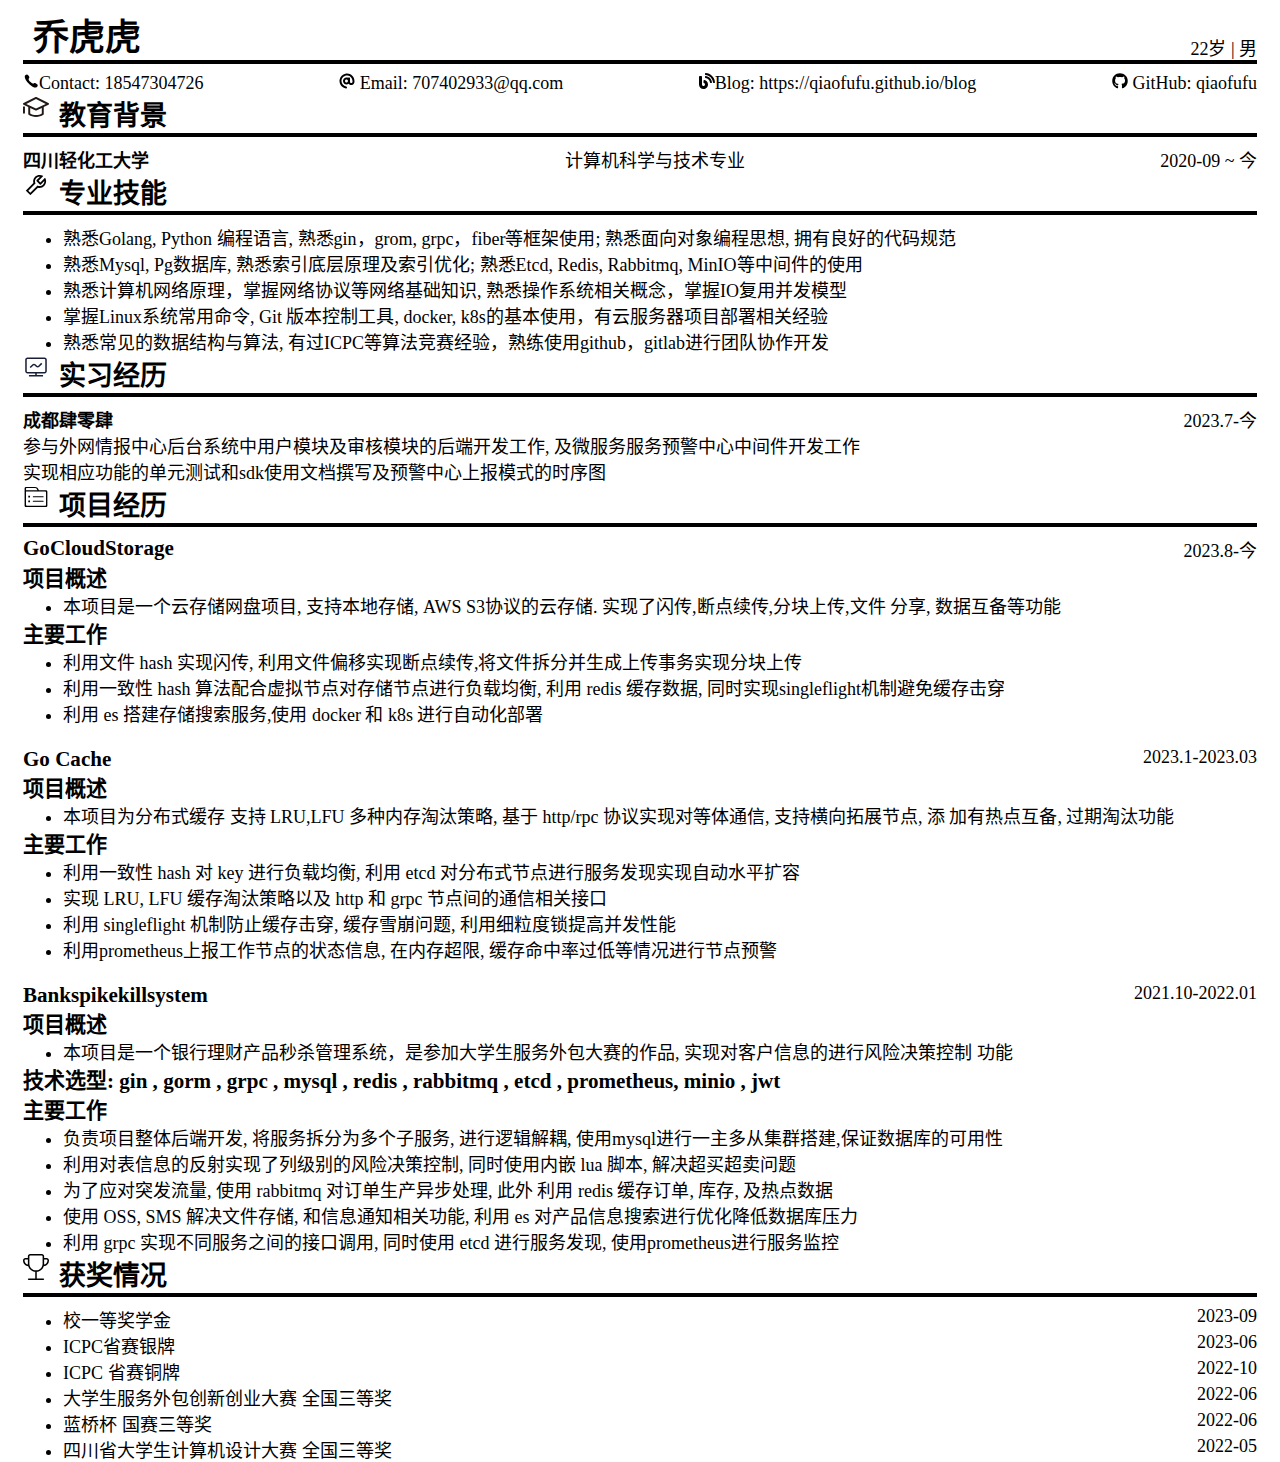
<file: index.html>
<!DOCTYPE html>
<html lang="zh-cn">

<head>
    <meta charset="UTF-8">
    <meta name="viewport" content="width=device-width, initial-scale=1.0">
    <title>简历</title>
    <link rel="stylesheet" type="text/css" href="./style.css">
</head>

<body>
    <div class="main">
        <div style="position: relative; display: flex; justify-content: space-between"><h1 class="name">乔虎虎</h1><div class="base-info"><span>22岁 | 男</span></div></div>
        <hr>
        <div style="display: flex; width: 100%; justify-content: space-between">
            <div >
                <svg t="1665675046507" class="icon" viewBox="0 0 1024 1024" version="1.1"
                    xmlns="http://www.w3.org/2000/svg" p-id="2718" width="16" height="16">
                    <path
                        d="M926.342144 849.004544c34.132992-59.40224 15.22688-105.025536-45.21984-150.674432-71.057408-53.664768-140.500992-89.761792-190.43328-31.939584 0 0-52.989952 63.081472-208.927744-84.535296-181.32992-172.8512-105.227264-234.155008-105.227264-234.155008 63.065088-63.401984 22.976512-110.700544-29.915136-182.334464-52.887552-71.632896-106.313728-94.30528-183.013376-32.697344C15.804416 251.394048 224.212992 530.164736 329.58464 638.56128l-0.004096 0.008192c0 0 160.234496 165.740544 261.066752 220.915712l53.941248 30.16192c77.366272 39.701504 164.267008 57.875456 225.446912 21.009408C870.035456 910.65856 899.526656 895.489024 926.342144 849.004544z"
                        p-id="2719"></path>
                </svg><a>Contact: 18547304726</a></div>
            <div >
                <svg style="width: 16px;
            height: 16px;" aria-hidden="true" focusable="false" data-prefix="fas" data-icon="at" role="img"
                    xmlns="http://www.w3.org/2000/svg" viewBox="0 0 512 512" data-fa-i2svg="">
                    <path fill="currentColor"
                        d="M207.8 20.73c-93.45 18.32-168.7 93.66-187 187.1c-27.64 140.9 68.65 266.2 199.1 285.1c19.01 2.888 36.17-12.26 36.17-31.49l.0001-.6631c0-15.74-11.44-28.88-26.84-31.24c-84.35-12.98-149.2-86.13-149.2-174.2c0-102.9 88.61-185.5 193.4-175.4c91.54 8.869 158.6 91.25 158.6 183.2l0 16.16c0 22.09-17.94 40.05-40 40.05s-40.01-17.96-40.01-40.05v-120.1c0-8.847-7.161-16.02-16.01-16.02l-31.98 .0036c-7.299 0-13.2 4.992-15.12 11.68c-24.85-12.15-54.24-16.38-86.06-5.106c-38.75 13.73-68.12 48.91-73.72 89.64c-9.483 69.01 43.81 128 110.9 128c26.44 0 50.43-9.544 69.59-24.88c24 31.3 65.23 48.69 109.4 37.49C465.2 369.3 496 324.1 495.1 277.2V256.3C495.1 107.1 361.2-9.332 207.8 20.73zM239.1 304.3c-26.47 0-48-21.56-48-48.05s21.53-48.05 48-48.05s48 21.56 48 48.05S266.5 304.3 239.1 304.3z">
                    </path>
                </svg> <a href="mailto:707402933@qq.com">Email: 707402933@qq.com</a></div>
            <div>
                <svg t="1665675079606" class="icon" viewBox="0 0 1024 1024" version="1.1"
                    xmlns="http://www.w3.org/2000/svg" p-id="3679" width="16" height="16">
                    <path
                        d="M344.407934 453.627004c-29.198618-5.799725-56.39733 17.799157-56.39733 47.597746V602.019978c0 20.399034 14.199328 36.798258 33.398419 43.997917 36.398277 13.599356 62.597036 48.79769 62.597037 89.995739 0 52.997491-42.997964 95.995455-95.995456 95.995456s-95.995455-42.997964-95.995455-95.995456V240.037116c0-26.598741-21.398987-47.997728-47.997727-47.997728H48.021966c-26.598741 0-47.997728 21.398987-47.997727 47.997728v495.976518c0 178.991526 164.192227 320.384832 349.98343 281.386678 108.794849-22.798921 196.590693-110.794755 219.389614-219.389613 34.798353-165.792151-73.996497-314.385116-224.989349-344.383695zM418.00445 0.048478c-18.399129-0.999953-33.99839 13.599356-33.99839 31.998485v63.197008c0 16.999195 13.199375 30.998532 29.998579 31.798494 258.787748 13.999337 466.777901 223.989396 481.777191 482.977134 0.999953 16.799205 14.99929 29.99858 31.798495 29.99858h64.196961c18.399129 0 32.998438-15.599261 31.998485-33.99839C1006.776575 279.635241 744.388998 17.247663 418.00445 0.048478z m0.599972 191.99091c-18.599119-1.399934-34.598362 13.399366-34.598362 32.198476v64.19696c0 16.799205 12.999385 30.598551 29.598598 31.798495 153.592728 12.599403 275.986934 136.393543 289.786281 290.386252 1.599924 16.599214 15.19928 29.398608 31.798494 29.398608h64.396952c18.599119 0 33.598409-15.999243 32.198475-34.598362-16.799205-220.189575-192.990863-396.381234-413.180438-413.380429z"
                        p-id="3680"></path>
                </svg><a href="https://qiaofufu.github.io/blog">Blog: https://qiaofufu.github.io/blog</a></div>
            <div >
                <svg style="width: 16px;
            height: 16px;" aria-hidden="true" focusable="false" data-prefix="fab" data-icon="github" role="img"
                    xmlns="http://www.w3.org/2000/svg" viewBox="0 0 496 512" data-fa-i2svg="">
                    <path fill="currentColor"
                        d="M165.9 397.4c0 2-2.3 3.6-5.2 3.6-3.3 .3-5.6-1.3-5.6-3.6 0-2 2.3-3.6 5.2-3.6 3-.3 5.6 1.3 5.6 3.6zm-31.1-4.5c-.7 2 1.3 4.3 4.3 4.9 2.6 1 5.6 0 6.2-2s-1.3-4.3-4.3-5.2c-2.6-.7-5.5 .3-6.2 2.3zm44.2-1.7c-2.9 .7-4.9 2.6-4.6 4.9 .3 2 2.9 3.3 5.9 2.6 2.9-.7 4.9-2.6 4.6-4.6-.3-1.9-3-3.2-5.9-2.9zM244.8 8C106.1 8 0 113.3 0 252c0 110.9 69.8 205.8 169.5 239.2 12.8 2.3 17.3-5.6 17.3-12.1 0-6.2-.3-40.4-.3-61.4 0 0-70 15-84.7-29.8 0 0-11.4-29.1-27.8-36.6 0 0-22.9-15.7 1.6-15.4 0 0 24.9 2 38.6 25.8 21.9 38.6 58.6 27.5 72.9 20.9 2.3-16 8.8-27.1 16-33.7-55.9-6.2-112.3-14.3-112.3-110.5 0-27.5 7.6-41.3 23.6-58.9-2.6-6.5-11.1-33.3 2.6-67.9 20.9-6.5 69 27 69 27 20-5.6 41.5-8.5 62.8-8.5s42.8 2.9 62.8 8.5c0 0 48.1-33.6 69-27 13.7 34.7 5.2 61.4 2.6 67.9 16 17.7 25.8 31.5 25.8 58.9 0 96.5-58.9 104.2-114.8 110.5 9.2 7.9 17 22.9 17 46.4 0 33.7-.3 75.4-.3 83.6 0 6.5 4.6 14.4 17.3 12.1C428.2 457.8 496 362.9 496 252 496 113.3 383.5 8 244.8 8zM97.2 352.9c-1.3 1-1 3.3 .7 5.2 1.6 1.6 3.9 2.3 5.2 1 1.3-1 1-3.3-.7-5.2-1.6-1.6-3.9-2.3-5.2-1zm-10.8-8.1c-.7 1.3 .3 2.9 2.3 3.9 1.6 1 3.6 .7 4.3-.7 .7-1.3-.3-2.9-2.3-3.9-2-.6-3.6-.3-4.3 .7zm32.4 35.6c-1.6 1.3-1 4.3 1.3 6.2 2.3 2.3 5.2 2.6 6.5 1 1.3-1.3 .7-4.3-1.3-6.2-2.2-2.3-5.2-2.6-6.5-1zm-11.4-14.7c-1.6 1-1.6 3.6 0 5.9 1.6 2.3 4.3 3.3 5.6 2.3 1.6-1.3 1.6-3.9 0-6.2-1.4-2.3-4-3.3-5.6-2z">
                    </path>
                </svg> <a href="https://github.com/qiaofufu">GitHub: qiaofufu</a></div>
        </div>
        <h2><svg t="1676647534244" class="icon" viewBox="0 0 1024 1024" version="1.1" xmlns="http://www.w3.org/2000/svg"
                 p-id="2858" width="26" height="26">
            <path
                    d="M1002.6496 357.3248l-473.2928-234.3936a38.4 38.4 0 0 0-34.0992 0L22.016 357.3248A38.4 38.4 0 0 0 22.7328 426.496l184.4224 86.528v275.2c0 12.3392 5.9392 23.9616 15.9744 31.1296 76.8 55.2448 179.456 85.6576 289.1776 85.6576 109.7728 0 212.4288-30.4128 289.1776-85.6576a38.4512 38.4512 0 0 0 15.9744-31.1296V513.024l184.4736-86.528a38.4 38.4 0 0 0 0.7168-69.1712z m-261.9904 410.4704c-61.4912 38.6048-143.5136 60.4672-228.352 60.4672s-166.8096-21.8624-228.352-60.4672v-218.6752l212.0192 99.4816a37.9904 37.9904 0 0 0 32.6656 0l212.0192-99.4816v218.6752z m-228.352-196.352L127.4368 390.8096l384.8704-190.6176 384.9216 190.6176-384.9216 180.6336zM76.8 519.1168v215.9616a38.4 38.4 0 1 1-76.8-0.0512v-215.9616a38.4 38.4 0 1 1 76.8 0.0512z"
                    fill="#231815" p-id="2859"></path>
        </svg>
            <div class="title">教育背景</div>
        </h2>
        <hr>
        <div class="quote"><strong>四川轻化工大学</strong>计算机科学与技术专业<div>2020-09 ~ 今</div> </div>

        <h2><svg t="1676648697208" class="icon" viewBox="0 0 1024 1024" version="1.1" xmlns="http://www.w3.org/2000/svg"
                 p-id="8022" width="26" height="26">
            <path
                    d="M876.6 239.5c-0.5-0.9-1.2-1.8-2-2.5-5-5-13.1-5-18.1 0L684.2 409.3l-67.9-67.9L788.7 169c0.8-0.8 1.4-1.6 2-2.5 3.6-6.1 1.6-13.9-4.5-17.5-98.2-58-226.8-44.7-311.3 39.7-67 67-89.2 162-66.5 247.4l-293 293c-3 3-2.8 7.9 0.3 11l169.7 169.7c3.1 3.1 8.1 3.3 11 0.3l292.9-292.9c85.5 22.8 180.5 0.7 247.6-66.4 84.4-84.5 97.7-213.1 39.7-311.3zM786 499.8c-58.1 58.1-145.3 69.3-214.6 33.6l-8.8 8.8-0.1-0.1-274 274.1-79.2-79.2 230.1-230.1s0 0.1 0.1 0.1l52.8-52.8c-35.7-69.3-24.5-156.5 33.6-214.6 39.2-39.2 92.1-57.3 144-53.5L537 318.9c-12.5 12.5-12.5 32.8 0 45.3l124.5 124.5c12.5 12.5 32.8 12.5 45.3 0l132.8-132.8c3.7 51.8-14.4 104.8-53.6 143.9z"
                    p-id="8023"></path>
        </svg>
            <div class="title">专业技能</div>
        </h2>
        <hr>
        <div>
            <ul>
                <li>
                    <span>熟悉Golang, Python 编程语言, 熟悉gin，grom, grpc，fiber等框架使⽤; 熟悉面向对象编程思想, 拥有良好的代码规范</span>
                </li>
                <li>
                    <span>熟悉Mysql, Pg数据库, 熟悉索引底层原理及索引优化; 熟悉Etcd, Redis, Rabbitmq, MinIO等中间件的使用</span>
                </li>
                <li>
                    <span>熟悉计算机⽹络原理，掌握网络协议等⽹络基础知识, 熟悉操作系统相关概念，掌握IO复⽤并发模型</span>
                </li>
                <li>
                    <span>掌握Linux系统常用命令, Git 版本控制工具, docker, k8s的基本使用，有云服务器项⽬部署相关经验</span>
                </li>
                <li>
                    <span>熟悉常⻅的数据结构与算法, 有过ICPC等算法竞赛经验，熟练使⽤github，gitlab进⾏团队协作开发</span>
                </li>
            </ul>
        </div>


        <h2>
            <svg t="1676648447855" class="icon" viewBox="0 0 1024 1024" version="1.1" xmlns="http://www.w3.org/2000/svg"
                 p-id="3920" width="26" height="26">
                <path
                        d="M849.237 136.533c48.26 0 87.382 39.193 87.382 87.54v456.85c0 48.346-39.122 87.54-87.382 87.54l-307.2-0.002v61.553h247.126v60.183H234.837v-60.183h247.126V768.46l-307.2 0.001c-48.26 0-87.382-39.193-87.382-87.54V224.073c0-48.347 39.122-87.54 87.382-87.54h674.474z m0 60.184H174.763c-15.081 0-27.307 12.248-27.307 27.356v456.85c0 15.108 12.226 27.355 27.307 27.355h674.474c15.081 0 27.307-12.247 27.307-27.356V224.073c0-15.108-12.226-27.356-27.307-27.356zM716.8 349.525l42.48 42.557L645.875 505.69c-37.324 37.392-97.837 37.392-135.16 0l-52.727-52.821c-13.863-13.889-36.34-13.889-50.203 0l-103.163 103.35-42.479-42.556 103.163-103.35c37.324-37.392 97.837-37.392 135.161 0l52.726 52.821c13.863 13.888 36.34 13.888 50.203 0L716.8 349.525z"
                        fill="#191F39" p-id="3921"></path>
            </svg>
            <div class="title">实习经历</div>

        </h2>
        <hr>
        <div class="quote">
            <strong>成都肆零肆</strong> <span>2023.7-今</span>
        </div>
        <div>
            <div>参与外网情报中心后台系统中用户模块及审核模块的后端开发工作, 及微服务服务预警中心中间件开发工作</div>
            <div>实现相应功能的单元测试和sdk使用文档撰写及预警中心上报模式的时序图</div>
        </div>

        <h2><svg t="1676648734873" class="icon" viewBox="0 0 1024 1024" version="1.1" xmlns="http://www.w3.org/2000/svg"
                p-id="9096" width="26" height="26">
                <path
                    d="M792.9 482.2H405.8c-11.4 0-21.2 9.8-21.2 21.2 0 11.4 9.8 21.2 21.2 21.2h387.1c11.4 0 21.2-9.8 21.2-21.2 0-13-9.8-21.2-21.2-21.2z m0 178.1H405.8c-11.4 0-21.2 9.8-21.2 21.2s9.8 21.2 21.2 21.2h387.1c11.4 0 21.2-9.8 21.2-21.2s-9.8-21.2-21.2-21.2zM904 248.7H626.3l-4.9-13.1c-32.7-91.5-96.4-114.3-143.7-116H118.4c-31 0-55.5 24.5-55.5 53.9v681.1c0 29.4 24.5 53.9 55.5 53.9H904c31 0 55.5-24.5 55.5-53.9v-552c0-29.4-24.5-53.9-55.5-53.9z m-785.6-50.6c0-42.5 14.7-35.9 76.8-35.9h222.1c94.7 0 119.2 21.2 137.2 52.3l13.1 32.7H118.4v-49.1z m788.8 597.7c0 62.1-21.2 63.7-73.5 63.7H191.9c-63.7 0-73.5-4.9-73.5-73.5V299.3h728.4c68.6 0 60.4 26.1 60.4 73.5v423z m-699-329.9h68.6v68.6h-68.6v-68.6z m0 181.3h68.6v68.6h-68.6v-68.6z m0 0"
                    p-id="9097"></path>
            </svg>
            <div class="title">项目经历</div>
        </h2>
        <hr>
        <div>
            <div class="quote">
                <h3><a href="https://github.com/GoCloudStorage/GoCloudStorage">GoCloudStorage</a></h3>
                <span> 2023.8-今 </span>
            </div>

            <div>
                <h3>项目概述</h3>
                <ul>
                    <li>
                        <span>本项目是⼀个云存储⽹盘项⽬, ⽀持本地存储, AWS S3协议的云存储. 实现了闪传,断点续传,分块上传,⽂件
分享, 数据互备等功能</span>
                    </li>
                </ul>
                <h3>主要工作</h3>
                <ul>
                    <li>利⽤⽂件 hash 实现闪传, 利⽤⽂件偏移实现断点续传,将⽂件拆分并⽣成上传事务实现分块上传</li>
                    <li>
                        利⽤⼀致性 hash 算法配合虚拟节点对存储节点进⾏负载均衡, 利⽤ redis 缓存数据, 同时实现singleflight机制避免缓存击穿
                    </li>
                    <li>
                        利⽤ es 搭建存储搜索服务,使⽤ docker 和 k8s 进⾏⾃动化部署
                    </li>
                </ul>
            </div>
        </div>
        <br/>
        <!-- 项目经历 1 -->
        <div>
            <div class="quote">
                <h3><a href="https://github.com/qiaofufu/cill">Go Cache</a></h3>
                <span> 2023.1-2023.03</span>
            </div>
           
            <div>
                <h3>项目概述</h3>
                <ul>
                    <li>
                        <span>本项目为分布式缓存 ⽀持 LRU,LFU 多种内存淘汰策略, 基于 http/rpc 协议实现对等体通信, 支持横向拓展节点, 添
加有热点互备, 过期淘汰功能</span>
                    </li>
                </ul>
                <h3>主要工作</h3>
                <ul>
                    <li>
                        利⽤⼀致性 hash 对 key 进⾏负载均衡, 利用 etcd 对分布式节点进行服务发现实现自动⽔平扩容
                    </li>
                    <li>
                        实现 LRU, LFU 缓存淘汰策略以及 http 和 grpc 节点间的通信相关接口
                    </li>
                    <li>
                        利⽤ singleflight 机制防⽌缓存击穿, 缓存雪崩问题, 利用细粒度锁提高并发性能
                    </li>
                    <li>
                        利用prometheus上报工作节点的状态信息, 在内存超限, 缓存命中率过低等情况进行节点预警
                    </li>
                </ul>
            </div>
        </div>
        <!-- 项目经历 2 -->
        <br/>
        <div>
            <div class="quote">
                <h3><a href="https://github.com/qiaofufu/bankspikekillsystem">Bankspikekillsystem</a></h3>
                <span> 2021.10-2022.01</span>
            </div>
           
            <div>
                <h3>项目概述</h3>
                <ul>
                    <li>
                        <span>本项⽬是⼀个银⾏理财产品秒杀管理系统，是参加⼤学⽣服务外包⼤赛的作品, 实现对客户信息的进行⻛险决策控制
功能</span>
                    </li>
                </ul>
                <h3>技术选型: gin , gorm , grpc , mysql , redis , rabbitmq , etcd , prometheus, minio , jwt</h3>
                <h3>主要工作</h3>
                <ul>
                    <li>
                        负责项目整体后端开发, 将服务拆分为多个子服务, 进行逻辑解耦, 使用mysql进行一主多从集群搭建,保证数据库的可用性
                    </li>
                    <li>
                        利用对表信息的反射实现了列级别的风险决策控制, 同时使用内嵌 lua 脚本, 解决超买超卖问题
                    </li>
                    <li>
                        为了应对突发流量, 使用 rabbitmq 对订单生产异步处理, 此外 利用 redis 缓存订单, 库存, 及热点数据
                    </li>
                    <li>
                        使用 OSS, SMS 解决文件存储, 和信息通知相关功能, 利用 es 对产品信息搜索进行优化降低数据库压力
                    </li>
                    <li>
                        利用 grpc 实现不同服务之间的接口调用, 同时使用 etcd 进行服务发现, 使用prometheus进行服务监控
                    </li>
                </ul>
            </div>
        </div>
        <h2><svg t="1676648530155" class="icon" viewBox="0 0 1024 1024" version="1.1" xmlns="http://www.w3.org/2000/svg"
                p-id="6200" width="26" height="26">
                <path
                    d="M930 160h-98V88c0-48.5-39.5-88-88-88H280c-48.5 0-88 39.5-88 88v72H94c-51.8 0-94 42.2-94 94v2c0 59.6 23.4 115.8 65.8 158.2 38.3 38.3 87.7 61 140.8 65.1 3.1 9.8 6.6 19.5 10.7 29 16.2 38.1 39.3 72.3 68.7 101.7 29.4 29.4 63.6 52.5 101.7 68.7 30.2 12.8 61.9 20.8 94.3 23.9V964H222c-16.5 0-30 13.5-30 30s13.5 30 30 30h580c16.5 0 30-13.5 30-30s-13.5-30-30-30H542V702.6c32.5-3 64.1-11 94.3-23.9 38.1-16.2 72.3-39.3 101.7-68.7 29.4-29.4 52.5-63.6 68.7-101.7 4.1-9.5 7.6-19.2 10.7-29 53.1-4.1 102.5-26.8 140.8-65.1 42.4-42.4 65.8-98.6 65.8-158.2v-2c0-51.8-42.2-94-94-94zM108.2 371.8C77.1 340.7 60 299.6 60 256v-2c0-18.7 15.3-34 34-34h98v164c0 11.1 0.6 22.2 1.7 33.2-32.1-6-61.7-21.6-85.5-45.4zM772 384c0 69.1-27.1 134.3-76.4 183.6S581.1 644 512 644s-134.3-27.1-183.6-76.4C279.1 518.3 252 453.1 252 384V88c0-15.4 12.6-28 28-28h464c15.4 0 28 12.6 28 28v296z m192-128c0 43.6-17.1 84.7-48.2 115.8-23.8 23.8-53.4 39.4-85.5 45.4 1.1-11 1.7-22 1.7-33.2V220h98c18.7 0 34 15.3 34 34v2z"
                    fill="" p-id="6201"></path>
            </svg>
            <div class="title">获奖情况</div>
        </h2>
        <hr>
        <div>
            <ul>
                <li >
                    <div class="time">
                        <span class="quote-desc">校一等奖学金</span>
                        <span >2023-09</span>
                    </div>
                </li>
                <li >
                    <div class="time">
                        <span class="quote-desc">ICPC省赛银牌</span>
                        <span >2023-06</span>
                    </div>
                </li>
                <li >
                    <div class="time">
                        <span class="quote-desc">ICPC 省赛铜牌</span>
                        <span >2022-10</span>
                    </div>
                </li>
                <li >
                    <div class="time">
                        <span class="quote-desc">大学生服务外包创新创业大赛 全国三等奖</span>
                        <span >2022-06</span>
                    </div>
                </li>
                <li >
                    <div class="time">
                        <span class="quote-desc">蓝桥杯 国赛三等奖</span>
                        <span >2022-06</span>
                    </div>
                </li>
                <li >
                    <div class="time">
                        <span class="quote-desc">四川省大学生计算机设计大赛 全国三等奖</span>
                        <span >2022-05</span>
                    </div>
                </li>
            </ul>
        </div>
    </div>
</body>
</html>
</file>
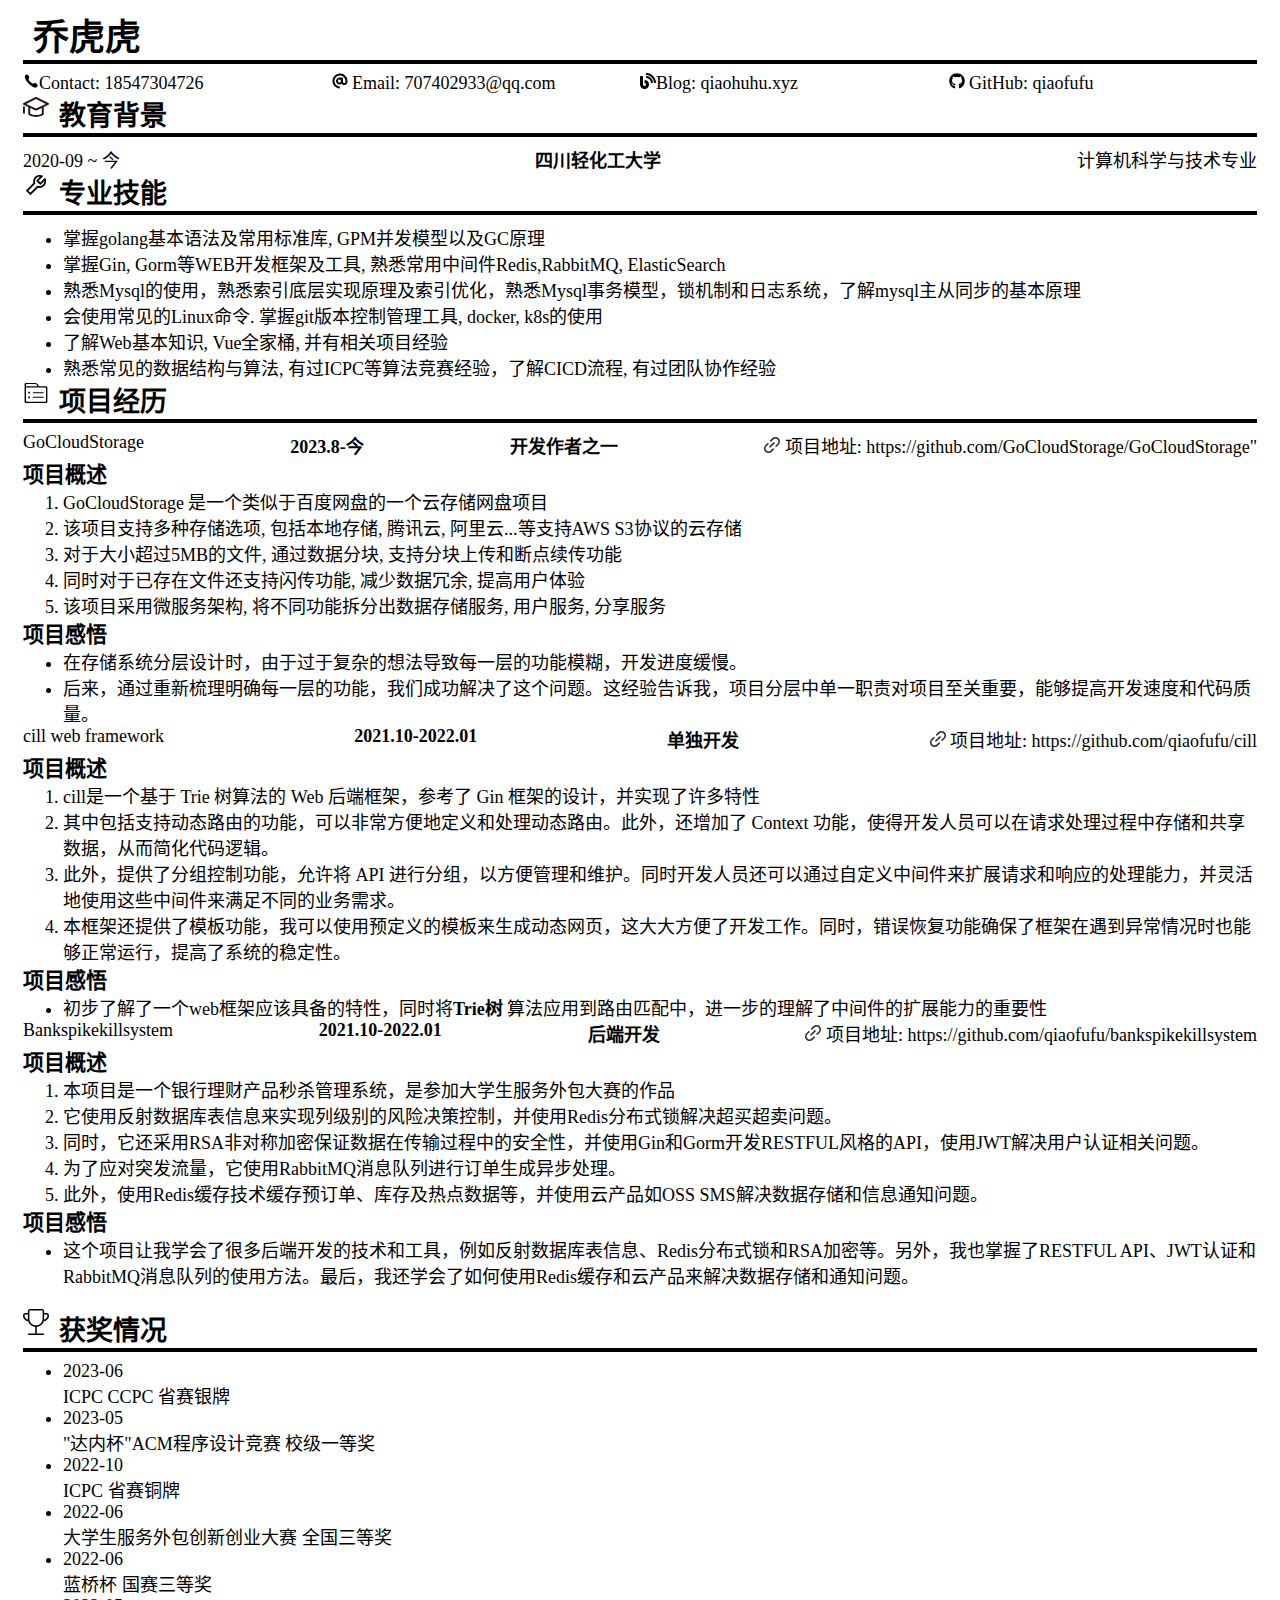
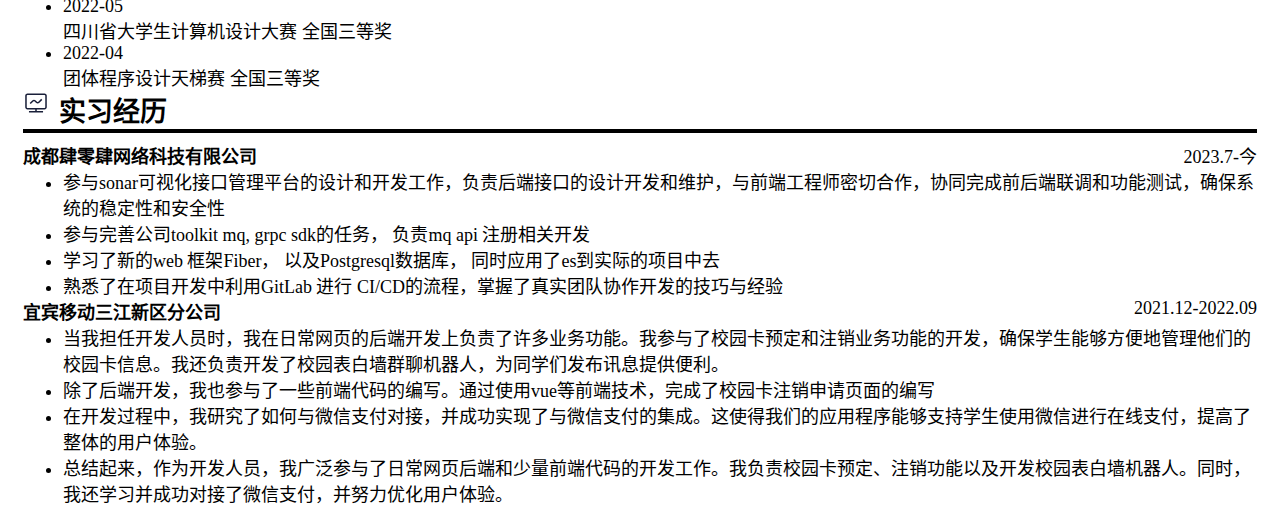
<file: 简历.html>
<!DOCTYPE html>
<html lang="zh-cn">

<head>
    <meta charset="UTF-8">
    <meta name="viewport" content="width=device-width, initial-scale=1.0">
    <title>简历</title>
    <link rel="stylesheet" type="text/css" href="./style.css">
</head>

<body>
    <div class="main">
        <h1><span class="name">乔虎虎</span></h1>
        <hr>
        <div style="display: flex; width: 100%">
            <div style="width:25%;"><svg t="1665675046507" class="icon" viewBox="0 0 1024 1024" version="1.1"
                    xmlns="http://www.w3.org/2000/svg" p-id="2718" width="16" height="16">
                    <path
                        d="M926.342144 849.004544c34.132992-59.40224 15.22688-105.025536-45.21984-150.674432-71.057408-53.664768-140.500992-89.761792-190.43328-31.939584 0 0-52.989952 63.081472-208.927744-84.535296-181.32992-172.8512-105.227264-234.155008-105.227264-234.155008 63.065088-63.401984 22.976512-110.700544-29.915136-182.334464-52.887552-71.632896-106.313728-94.30528-183.013376-32.697344C15.804416 251.394048 224.212992 530.164736 329.58464 638.56128l-0.004096 0.008192c0 0 160.234496 165.740544 261.066752 220.915712l53.941248 30.16192c77.366272 39.701504 164.267008 57.875456 225.446912 21.009408C870.035456 910.65856 899.526656 895.489024 926.342144 849.004544z"
                        p-id="2719"></path>
                </svg><a>Contact: 18547304726</a></div>
            <div style="width:25%;"><svg style="width: 16px;
            height: 16px;" aria-hidden="true" focusable="false" data-prefix="fas" data-icon="at" role="img"
                    xmlns="http://www.w3.org/2000/svg" viewBox="0 0 512 512" data-fa-i2svg="">
                    <path fill="currentColor"
                        d="M207.8 20.73c-93.45 18.32-168.7 93.66-187 187.1c-27.64 140.9 68.65 266.2 199.1 285.1c19.01 2.888 36.17-12.26 36.17-31.49l.0001-.6631c0-15.74-11.44-28.88-26.84-31.24c-84.35-12.98-149.2-86.13-149.2-174.2c0-102.9 88.61-185.5 193.4-175.4c91.54 8.869 158.6 91.25 158.6 183.2l0 16.16c0 22.09-17.94 40.05-40 40.05s-40.01-17.96-40.01-40.05v-120.1c0-8.847-7.161-16.02-16.01-16.02l-31.98 .0036c-7.299 0-13.2 4.992-15.12 11.68c-24.85-12.15-54.24-16.38-86.06-5.106c-38.75 13.73-68.12 48.91-73.72 89.64c-9.483 69.01 43.81 128 110.9 128c26.44 0 50.43-9.544 69.59-24.88c24 31.3 65.23 48.69 109.4 37.49C465.2 369.3 496 324.1 495.1 277.2V256.3C495.1 107.1 361.2-9.332 207.8 20.73zM239.1 304.3c-26.47 0-48-21.56-48-48.05s21.53-48.05 48-48.05s48 21.56 48 48.05S266.5 304.3 239.1 304.3z">
                    </path>
                </svg> <a href="mailto:707402933@qq.com">Email: 707402933@qq.com</a></div>
            <div style="width:25%;"><svg t="1665675079606" class="icon" viewBox="0 0 1024 1024" version="1.1"
                    xmlns="http://www.w3.org/2000/svg" p-id="3679" width="16" height="16">
                    <path
                        d="M344.407934 453.627004c-29.198618-5.799725-56.39733 17.799157-56.39733 47.597746V602.019978c0 20.399034 14.199328 36.798258 33.398419 43.997917 36.398277 13.599356 62.597036 48.79769 62.597037 89.995739 0 52.997491-42.997964 95.995455-95.995456 95.995456s-95.995455-42.997964-95.995455-95.995456V240.037116c0-26.598741-21.398987-47.997728-47.997727-47.997728H48.021966c-26.598741 0-47.997728 21.398987-47.997727 47.997728v495.976518c0 178.991526 164.192227 320.384832 349.98343 281.386678 108.794849-22.798921 196.590693-110.794755 219.389614-219.389613 34.798353-165.792151-73.996497-314.385116-224.989349-344.383695zM418.00445 0.048478c-18.399129-0.999953-33.99839 13.599356-33.99839 31.998485v63.197008c0 16.999195 13.199375 30.998532 29.998579 31.798494 258.787748 13.999337 466.777901 223.989396 481.777191 482.977134 0.999953 16.799205 14.99929 29.99858 31.798495 29.99858h64.196961c18.399129 0 32.998438-15.599261 31.998485-33.99839C1006.776575 279.635241 744.388998 17.247663 418.00445 0.048478z m0.599972 191.99091c-18.599119-1.399934-34.598362 13.399366-34.598362 32.198476v64.19696c0 16.799205 12.999385 30.598551 29.598598 31.798495 153.592728 12.599403 275.986934 136.393543 289.786281 290.386252 1.599924 16.599214 15.19928 29.398608 31.798494 29.398608h64.396952c18.599119 0 33.598409-15.999243 32.198475-34.598362-16.799205-220.189575-192.990863-396.381234-413.180438-413.380429z"
                        p-id="3680"></path>
                </svg><a href="http://qiaohuhu.xyz">Blog: qiaohuhu.xyz</a></div>
            <div style="width:25%;"><svg style="width: 16px;
            height: 16px;" aria-hidden="true" focusable="false" data-prefix="fab" data-icon="github" role="img"
                    xmlns="http://www.w3.org/2000/svg" viewBox="0 0 496 512" data-fa-i2svg="">
                    <path fill="currentColor"
                        d="M165.9 397.4c0 2-2.3 3.6-5.2 3.6-3.3 .3-5.6-1.3-5.6-3.6 0-2 2.3-3.6 5.2-3.6 3-.3 5.6 1.3 5.6 3.6zm-31.1-4.5c-.7 2 1.3 4.3 4.3 4.9 2.6 1 5.6 0 6.2-2s-1.3-4.3-4.3-5.2c-2.6-.7-5.5 .3-6.2 2.3zm44.2-1.7c-2.9 .7-4.9 2.6-4.6 4.9 .3 2 2.9 3.3 5.9 2.6 2.9-.7 4.9-2.6 4.6-4.6-.3-1.9-3-3.2-5.9-2.9zM244.8 8C106.1 8 0 113.3 0 252c0 110.9 69.8 205.8 169.5 239.2 12.8 2.3 17.3-5.6 17.3-12.1 0-6.2-.3-40.4-.3-61.4 0 0-70 15-84.7-29.8 0 0-11.4-29.1-27.8-36.6 0 0-22.9-15.7 1.6-15.4 0 0 24.9 2 38.6 25.8 21.9 38.6 58.6 27.5 72.9 20.9 2.3-16 8.8-27.1 16-33.7-55.9-6.2-112.3-14.3-112.3-110.5 0-27.5 7.6-41.3 23.6-58.9-2.6-6.5-11.1-33.3 2.6-67.9 20.9-6.5 69 27 69 27 20-5.6 41.5-8.5 62.8-8.5s42.8 2.9 62.8 8.5c0 0 48.1-33.6 69-27 13.7 34.7 5.2 61.4 2.6 67.9 16 17.7 25.8 31.5 25.8 58.9 0 96.5-58.9 104.2-114.8 110.5 9.2 7.9 17 22.9 17 46.4 0 33.7-.3 75.4-.3 83.6 0 6.5 4.6 14.4 17.3 12.1C428.2 457.8 496 362.9 496 252 496 113.3 383.5 8 244.8 8zM97.2 352.9c-1.3 1-1 3.3 .7 5.2 1.6 1.6 3.9 2.3 5.2 1 1.3-1 1-3.3-.7-5.2-1.6-1.6-3.9-2.3-5.2-1zm-10.8-8.1c-.7 1.3 .3 2.9 2.3 3.9 1.6 1 3.6 .7 4.3-.7 .7-1.3-.3-2.9-2.3-3.9-2-.6-3.6-.3-4.3 .7zm32.4 35.6c-1.6 1.3-1 4.3 1.3 6.2 2.3 2.3 5.2 2.6 6.5 1 1.3-1.3 .7-4.3-1.3-6.2-2.2-2.3-5.2-2.6-6.5-1zm-11.4-14.7c-1.6 1-1.6 3.6 0 5.9 1.6 2.3 4.3 3.3 5.6 2.3 1.6-1.3 1.6-3.9 0-6.2-1.4-2.3-4-3.3-5.6-2z">
                    </path>
                </svg> <a href="https://github.com/qiaofufu">GitHub: qiaofufu</a></div>
        </div>
        <h2><svg t="1676647534244" class="icon" viewBox="0 0 1024 1024" version="1.1" xmlns="http://www.w3.org/2000/svg"
                p-id="2858" width="26" height="26">
                <path
                    d="M1002.6496 357.3248l-473.2928-234.3936a38.4 38.4 0 0 0-34.0992 0L22.016 357.3248A38.4 38.4 0 0 0 22.7328 426.496l184.4224 86.528v275.2c0 12.3392 5.9392 23.9616 15.9744 31.1296 76.8 55.2448 179.456 85.6576 289.1776 85.6576 109.7728 0 212.4288-30.4128 289.1776-85.6576a38.4512 38.4512 0 0 0 15.9744-31.1296V513.024l184.4736-86.528a38.4 38.4 0 0 0 0.7168-69.1712z m-261.9904 410.4704c-61.4912 38.6048-143.5136 60.4672-228.352 60.4672s-166.8096-21.8624-228.352-60.4672v-218.6752l212.0192 99.4816a37.9904 37.9904 0 0 0 32.6656 0l212.0192-99.4816v218.6752z m-228.352-196.352L127.4368 390.8096l384.8704-190.6176 384.9216 190.6176-384.9216 180.6336zM76.8 519.1168v215.9616a38.4 38.4 0 1 1-76.8-0.0512v-215.9616a38.4 38.4 0 1 1 76.8 0.0512z"
                    fill="#231815" p-id="2859"></path>
            </svg>
            <div class="title">教育背景</div>
        </h2>
        <hr>
        <div class="quote">2020-09 ~ 今 <strong>四川轻化工大学</strong> 计算机科学与技术专业</div>
        <h2><svg t="1676648697208" class="icon" viewBox="0 0 1024 1024" version="1.1" xmlns="http://www.w3.org/2000/svg"
                p-id="8022" width="26" height="26">
                <path
                    d="M876.6 239.5c-0.5-0.9-1.2-1.8-2-2.5-5-5-13.1-5-18.1 0L684.2 409.3l-67.9-67.9L788.7 169c0.8-0.8 1.4-1.6 2-2.5 3.6-6.1 1.6-13.9-4.5-17.5-98.2-58-226.8-44.7-311.3 39.7-67 67-89.2 162-66.5 247.4l-293 293c-3 3-2.8 7.9 0.3 11l169.7 169.7c3.1 3.1 8.1 3.3 11 0.3l292.9-292.9c85.5 22.8 180.5 0.7 247.6-66.4 84.4-84.5 97.7-213.1 39.7-311.3zM786 499.8c-58.1 58.1-145.3 69.3-214.6 33.6l-8.8 8.8-0.1-0.1-274 274.1-79.2-79.2 230.1-230.1s0 0.1 0.1 0.1l52.8-52.8c-35.7-69.3-24.5-156.5 33.6-214.6 39.2-39.2 92.1-57.3 144-53.5L537 318.9c-12.5 12.5-12.5 32.8 0 45.3l124.5 124.5c12.5 12.5 32.8 12.5 45.3 0l132.8-132.8c3.7 51.8-14.4 104.8-53.6 143.9z"
                    p-id="8023"></path>
            </svg>
            <div class="title">专业技能</div>
        </h2>
        <hr>
        <div>
            <ul>
                <li>
                    <span>掌握golang基本语法及常用标准库, GPM并发模型以及GC原理</span>
                </li>
                <li>
                    <span>掌握Gin, Gorm等WEB开发框架及工具, 熟悉常用中间件Redis,RabbitMQ, ElasticSearch</span>
                </li>
                <li>
                    <span>熟悉Mysql的使用，熟悉索引底层实现原理及索引优化，熟悉Mysql事务模型，锁机制和日志系统，了解mysql主从同步的基本原理</span>
                </li>
                <li>
                    <span>会使用常见的Linux命令. 掌握git版本控制管理工具, docker, k8s的使用</span>
                </li>
                <li>
                    <span>了解Web基本知识, Vue全家桶, 并有相关项目经验</span>
                </li>
                <li>
                    <span>熟悉常见的数据结构与算法, 有过ICPC等算法竞赛经验，了解CICD流程, 有过团队协作经验</span>
                </li>
            </ul>
        </div>
        <h2><svg t="1676648734873" class="icon" viewBox="0 0 1024 1024" version="1.1" xmlns="http://www.w3.org/2000/svg"
                p-id="9096" width="26" height="26">
                <path
                    d="M792.9 482.2H405.8c-11.4 0-21.2 9.8-21.2 21.2 0 11.4 9.8 21.2 21.2 21.2h387.1c11.4 0 21.2-9.8 21.2-21.2 0-13-9.8-21.2-21.2-21.2z m0 178.1H405.8c-11.4 0-21.2 9.8-21.2 21.2s9.8 21.2 21.2 21.2h387.1c11.4 0 21.2-9.8 21.2-21.2s-9.8-21.2-21.2-21.2zM904 248.7H626.3l-4.9-13.1c-32.7-91.5-96.4-114.3-143.7-116H118.4c-31 0-55.5 24.5-55.5 53.9v681.1c0 29.4 24.5 53.9 55.5 53.9H904c31 0 55.5-24.5 55.5-53.9v-552c0-29.4-24.5-53.9-55.5-53.9z m-785.6-50.6c0-42.5 14.7-35.9 76.8-35.9h222.1c94.7 0 119.2 21.2 137.2 52.3l13.1 32.7H118.4v-49.1z m788.8 597.7c0 62.1-21.2 63.7-73.5 63.7H191.9c-63.7 0-73.5-4.9-73.5-73.5V299.3h728.4c68.6 0 60.4 26.1 60.4 73.5v423z m-699-329.9h68.6v68.6h-68.6v-68.6z m0 181.3h68.6v68.6h-68.6v-68.6z m0 0"
                    p-id="9097"></path>
            </svg>
            <div class="title">项目经历</div>
        </h2>
        <hr>
        <div>
            <div class="quote">
                <span><a href="https://github.com/GoCloudStorage/GoCloudStorage">GoCloudStorage</a></span>
                <span> <strong>2023.8-今</strong></span>
                <span> <strong>开发作者之一</strong></span>
                <div class="right"><svg t="1665676384214" class="icon" viewBox="0 0 1024 1024" version="1.1"
                                        xmlns="http://www.w3.org/2000/svg" p-id="4696" width="16" height="16">
                    <path
                            d="M593.94368 715.648a10.688 10.688 0 0 0-14.976 0L424.21568 870.4c-71.68 71.68-192.576 79.232-271.68 0-79.232-79.232-71.616-200 0-271.616l154.752-154.752a10.688 10.688 0 0 0 0-15.04l-52.992-52.992a10.688 10.688 0 0 0-15.04 0L84.50368 530.688a287.872 287.872 0 0 0 0 407.488 288 288 0 0 0 407.488 0l154.752-154.752a10.688 10.688 0 0 0 0-15.04l-52.736-52.736z m344.384-631.168a288.256 288.256 0 0 1 0 407.616l-154.752 154.752a10.688 10.688 0 0 1-15.04 0l-52.992-52.992a10.688 10.688 0 0 1 0-15.104l154.752-154.688c71.68-71.68 79.232-192.448 0-271.68-79.104-79.232-200-71.68-271.68 0L443.92768 307.2a10.688 10.688 0 0 1-15.04 0l-52.864-52.864a10.688 10.688 0 0 1 0-15.04l154.88-154.752a287.872 287.872 0 0 1 407.424 0z m-296.32 240.896l52.672 52.736a10.688 10.688 0 0 1 0 15.04l-301.504 301.44a10.688 10.688 0 0 1-15.04 0l-52.736-52.672a10.688 10.688 0 0 1 0-15.04l301.632-301.504a10.688 10.688 0 0 1 15.04 0z"
                            fill="#262626" p-id="4697"></path>
                </svg> <a href="https://github.com/GoCloudStorage/GoCloudStorage">项目地址: https://github.com/GoCloudStorage/GoCloudStorage"</a>
                </div>
            </div>

            <div>
                <h3>项目概述</h3>
                <ol>
                    <li>
                        <span>GoCloudStorage 是一个类似于百度网盘的一个云存储网盘项目</span>
                    </li>
                    <li>
                        <span>该项目支持多种存储选项, 包括本地存储, 腾讯云, 阿里云...等支持AWS S3协议的云存储</span>
                    </li>
                    <li>
                        <span>对于大小超过5MB的文件, 通过数据分块, 支持分块上传和断点续传功能</span>
                    </li>
                    <li>
                        <span>同时对于已存在文件还支持闪传功能, 减少数据冗余, 提高用户体验</span>
                    </li>
                    <li>
                        <span>该项目采用微服务架构, 将不同功能拆分出数据存储服务, 用户服务, 分享服务</span>
                    </li>
                </ol>
                <h3>项目感悟</h3>
                <ul>
                    <li>在存储系统分层设计时，由于过于复杂的想法导致每一层的功能模糊，开发进度缓慢。</li>
                    <li>后来，通过重新梳理明确每一层的功能，我们成功解决了这个问题。这经验告诉我，项目分层中单一职责对项目至关重要，能够提高开发速度和代码质量。</li>
                </ul>
            </div>
        </div>
        <!-- 项目经历 1 -->
        <div>
            <div class="quote">
                <span><a href="https://github.com/qiaofufu/cill">cill web framework</a></span>
                <span> <strong>2021.10-2022.01</strong></span>
                <span> <strong>单独开发</strong></span>
                <div class="right"><svg t="1665676384214" class="icon" viewBox="0 0 1024 1024" version="1.1"
                    xmlns="http://www.w3.org/2000/svg" p-id="4696" width="16" height="16">
                    <path
                        d="M593.94368 715.648a10.688 10.688 0 0 0-14.976 0L424.21568 870.4c-71.68 71.68-192.576 79.232-271.68 0-79.232-79.232-71.616-200 0-271.616l154.752-154.752a10.688 10.688 0 0 0 0-15.04l-52.992-52.992a10.688 10.688 0 0 0-15.04 0L84.50368 530.688a287.872 287.872 0 0 0 0 407.488 288 288 0 0 0 407.488 0l154.752-154.752a10.688 10.688 0 0 0 0-15.04l-52.736-52.736z m344.384-631.168a288.256 288.256 0 0 1 0 407.616l-154.752 154.752a10.688 10.688 0 0 1-15.04 0l-52.992-52.992a10.688 10.688 0 0 1 0-15.104l154.752-154.688c71.68-71.68 79.232-192.448 0-271.68-79.104-79.232-200-71.68-271.68 0L443.92768 307.2a10.688 10.688 0 0 1-15.04 0l-52.864-52.864a10.688 10.688 0 0 1 0-15.04l154.88-154.752a287.872 287.872 0 0 1 407.424 0z m-296.32 240.896l52.672 52.736a10.688 10.688 0 0 1 0 15.04l-301.504 301.44a10.688 10.688 0 0 1-15.04 0l-52.736-52.672a10.688 10.688 0 0 1 0-15.04l301.632-301.504a10.688 10.688 0 0 1 15.04 0z"
                        fill="#262626" p-id="4697"></path>
                </svg> <a href="https://github.com/qiaofufu/cill">项目地址: https://github.com/qiaofufu/cill</a>
            </div>
            </div>
           
            <div>
                <h3>项目概述</h3>
                <ol>
                    <li>
                        <span>cill是一个基于 Trie 树算法的 Web 后端框架，参考了 Gin 框架的设计，并实现了许多特性</span>
                    </li>
                    <li>
                        <span>其中包括支持动态路由的功能，可以非常方便地定义和处理动态路由。此外，还增加了 Context 功能，使得开发人员可以在请求处理过程中存储和共享数据，从而简化代码逻辑。</span>
                    </li>
                    <li>
                        <span>此外，提供了分组控制功能，允许将 API
                            进行分组，以方便管理和维护。同时开发人员还可以通过自定义中间件来扩展请求和响应的处理能力，并灵活地使用这些中间件来满足不同的业务需求。</span>
                    </li>
                    <li>
                        <span>本框架还提供了模板功能，我可以使用预定义的模板来生成动态网页，这大大方便了开发工作。同时，错误恢复功能确保了框架在遇到异常情况时也能够正常运行，提高了系统的稳定性。</span>
                    </li>
                </ol>
                <h3>项目感悟</h3>
                <ul>
                    <li>初步了解了一个web框架应该具备的特性，同时将<strong>Trie树</strong> 算法应用到路由匹配中，进一步的理解了中间件的扩展能力的重要性</li>
                </ul>
            </div>
        </div>
        <!-- 项目经历 2 -->
        <div>
            <div class="quote">
                <span><a href="https://github.com/qiaofufu/bankspikekillsystem">Bankspikekillsystem</a></span>
                <span> <strong>2021.10-2022.01</strong></span>
                <span> <strong>后端开发</strong></span>
                <div class="right"><svg t="1665676384214" class="icon" viewBox="0 0 1024 1024" version="1.1"
                    xmlns="http://www.w3.org/2000/svg" p-id="4696" width="16" height="16">
                    <path
                        d="M593.94368 715.648a10.688 10.688 0 0 0-14.976 0L424.21568 870.4c-71.68 71.68-192.576 79.232-271.68 0-79.232-79.232-71.616-200 0-271.616l154.752-154.752a10.688 10.688 0 0 0 0-15.04l-52.992-52.992a10.688 10.688 0 0 0-15.04 0L84.50368 530.688a287.872 287.872 0 0 0 0 407.488 288 288 0 0 0 407.488 0l154.752-154.752a10.688 10.688 0 0 0 0-15.04l-52.736-52.736z m344.384-631.168a288.256 288.256 0 0 1 0 407.616l-154.752 154.752a10.688 10.688 0 0 1-15.04 0l-52.992-52.992a10.688 10.688 0 0 1 0-15.104l154.752-154.688c71.68-71.68 79.232-192.448 0-271.68-79.104-79.232-200-71.68-271.68 0L443.92768 307.2a10.688 10.688 0 0 1-15.04 0l-52.864-52.864a10.688 10.688 0 0 1 0-15.04l154.88-154.752a287.872 287.872 0 0 1 407.424 0z m-296.32 240.896l52.672 52.736a10.688 10.688 0 0 1 0 15.04l-301.504 301.44a10.688 10.688 0 0 1-15.04 0l-52.736-52.672a10.688 10.688 0 0 1 0-15.04l301.632-301.504a10.688 10.688 0 0 1 15.04 0z"
                        fill="#262626" p-id="4697"></path>
                </svg> <a href="https://github.com/qiaofufu/bankspikekillsystem">项目地址:
                    https://github.com/qiaofufu/bankspikekillsystem</a>
            </div>
            </div>
           
            <div>
                <h3>项目概述</h3>
                <ol>
                    <li>
                        <span>本项目是一个银行理财产品秒杀管理系统，是参加大学生服务外包大赛的作品</span>
                    </li>
                    <li>
                        <span>它使用反射数据库表信息来实现列级别的风险决策控制，并使用Redis分布式锁解决超买超卖问题。</span>
                    </li>
                    <li>
                        <span>同时，它还采用RSA非对称加密保证数据在传输过程中的安全性，并使用Gin和Gorm开发RESTFUL风格的API，使用JWT解决用户认证相关问题。</span>
                    </li>
                    <li>
                        <span>为了应对突发流量，它使用RabbitMQ消息队列进行订单生成异步处理。</span>
                    </li>
                    <li>
                        <span>此外，使用Redis缓存技术缓存预订单、库存及热点数据等，并使用云产品如OSS SMS解决数据存储和信息通知问题。</span>
                    </li>
                </ol>
                <h3>项目感悟</h3>
                <ul>
                    <li>这个项目让我学会了很多后端开发的技术和工具，例如反射数据库表信息、Redis分布式锁和RSA加密等。另外，我也掌握了RESTFUL
                        API、JWT认证和RabbitMQ消息队列的使用方法。最后，我还学会了如何使用Redis缓存和云产品来解决数据存储和通知问题。</li>
                </ul>
            </div>
        </div>
        <!-- 项目经历 3 -->
        <br>
        <h2><svg t="1676648530155" class="icon" viewBox="0 0 1024 1024" version="1.1" xmlns="http://www.w3.org/2000/svg"
                p-id="6200" width="26" height="26">
                <path
                    d="M930 160h-98V88c0-48.5-39.5-88-88-88H280c-48.5 0-88 39.5-88 88v72H94c-51.8 0-94 42.2-94 94v2c0 59.6 23.4 115.8 65.8 158.2 38.3 38.3 87.7 61 140.8 65.1 3.1 9.8 6.6 19.5 10.7 29 16.2 38.1 39.3 72.3 68.7 101.7 29.4 29.4 63.6 52.5 101.7 68.7 30.2 12.8 61.9 20.8 94.3 23.9V964H222c-16.5 0-30 13.5-30 30s13.5 30 30 30h580c16.5 0 30-13.5 30-30s-13.5-30-30-30H542V702.6c32.5-3 64.1-11 94.3-23.9 38.1-16.2 72.3-39.3 101.7-68.7 29.4-29.4 52.5-63.6 68.7-101.7 4.1-9.5 7.6-19.2 10.7-29 53.1-4.1 102.5-26.8 140.8-65.1 42.4-42.4 65.8-98.6 65.8-158.2v-2c0-51.8-42.2-94-94-94zM108.2 371.8C77.1 340.7 60 299.6 60 256v-2c0-18.7 15.3-34 34-34h98v164c0 11.1 0.6 22.2 1.7 33.2-32.1-6-61.7-21.6-85.5-45.4zM772 384c0 69.1-27.1 134.3-76.4 183.6S581.1 644 512 644s-134.3-27.1-183.6-76.4C279.1 518.3 252 453.1 252 384V88c0-15.4 12.6-28 28-28h464c15.4 0 28 12.6 28 28v296z m192-128c0 43.6-17.1 84.7-48.2 115.8-23.8 23.8-53.4 39.4-85.5 45.4 1.1-11 1.7-22 1.7-33.2V220h98c18.7 0 34 15.3 34 34v2z"
                    fill="" p-id="6201"></path>
            </svg>
            <div class="title">获奖情况</div>
        </h2>
        <hr>
        <div>
            <ul>
                <li>
                    <span class="time">2023-06</span>
                    <span class="quote-desc">ICPC CCPC 省赛银牌</span>
                </li>
                <li>
                    <span class="time">2023-05</span>
                    <span class="quote-desc">"达内杯"ACM程序设计竞赛 校级一等奖</span>
                </li>
                <li>
                    <span class="time">2022-10</span>
                    <span class="quote-desc">ICPC 省赛铜牌</span>
                </li>
                <li>
                    <span class="time">2022-06</span>
                    <span class="quote-desc">大学生服务外包创新创业大赛 全国三等奖</span>
                </li>
                <li>
                    <span class="time">2022-06</span>
                    <span class="quote-desc">蓝桥杯 国赛三等奖</span>
                </li>
                <li>
                    <span class="time">2022-05</span>
                    <span class="quote-desc">四川省大学生计算机设计大赛 全国三等奖</span>
                </li>
                <li>
                    <span class="time">2022-04</span>
                    <span class="quote-desc">团体程序设计天梯赛 全国三等奖</span>
                </li>
            </ul>
        </div>
        <h2>
            <svg t="1676648447855" class="icon" viewBox="0 0 1024 1024" version="1.1" xmlns="http://www.w3.org/2000/svg"
                p-id="3920" width="26" height="26">
                <path
                    d="M849.237 136.533c48.26 0 87.382 39.193 87.382 87.54v456.85c0 48.346-39.122 87.54-87.382 87.54l-307.2-0.002v61.553h247.126v60.183H234.837v-60.183h247.126V768.46l-307.2 0.001c-48.26 0-87.382-39.193-87.382-87.54V224.073c0-48.347 39.122-87.54 87.382-87.54h674.474z m0 60.184H174.763c-15.081 0-27.307 12.248-27.307 27.356v456.85c0 15.108 12.226 27.355 27.307 27.355h674.474c15.081 0 27.307-12.247 27.307-27.356V224.073c0-15.108-12.226-27.356-27.307-27.356zM716.8 349.525l42.48 42.557L645.875 505.69c-37.324 37.392-97.837 37.392-135.16 0l-52.727-52.821c-13.863-13.889-36.34-13.889-50.203 0l-103.163 103.35-42.479-42.556 103.163-103.35c37.324-37.392 97.837-37.392 135.161 0l52.726 52.821c13.863 13.888 36.34 13.888 50.203 0L716.8 349.525z"
                    fill="#191F39" p-id="3921"></path>
            </svg>
            <div class="title">实习经历</div>

        </h2>

        <hr>
        <div class="quote">
            <strong>成都肆零肆网络科技有限公司</strong> <span>2023.7-今</span>
        </div>
        <div>
            <ul>
                <li>参与sonar可视化接口管理平台的设计和开发工作，负责后端接口的设计开发和维护，与前端工程师密切合作，协同完成前后端联调和功能测试，确保系统的稳定性和安全性</li>
                <li>参与完善公司toolkit mq, grpc sdk的任务， 负责mq api 注册相关开发</li>
                <li>学习了新的web 框架Fiber， 以及Postgresql数据库， 同时应用了es到实际的项目中去</li>
                <li>熟悉了在项目开发中利用GitLab 进行 CI/CD的流程，掌握了真实团队协作开发的技巧与经验</li>
            </ul>
        </div>
        <div class="quote">
            <strong>宜宾移动三江新区分公司</strong> <span>2021.12-2022.09</span>
        </div>
        <div>
            <ul>
                <li>
                    当我担任开发人员时，我在日常网页的后端开发上负责了许多业务功能。我参与了校园卡预定和注销业务功能的开发，确保学生能够方便地管理他们的校园卡信息。我还负责开发了校园表白墙群聊机器人，为同学们发布讯息提供便利。
                </li>
                <li>
                    除了后端开发，我也参与了一些前端代码的编写。通过使用vue等前端技术，完成了校园卡注销申请页面的编写
                </li>
                <li>
                    在开发过程中，我研究了如何与微信支付对接，并成功实现了与微信支付的集成。这使得我们的应用程序能够支持学生使用微信进行在线支付，提高了整体的用户体验。
                </li>
                <li>
                    总结起来，作为开发人员，我广泛参与了日常网页后端和少量前端代码的开发工作。我负责校园卡预定、注销功能以及开发校园表白墙机器人。同时，我还学习并成功对接了微信支付，并努力优化用户体验。
                </li>
            </ul>
        </div>
    </div>
</body>

</html>
</file>
<file: style.css>
.main {
    /* display: flex; */
    /* background-color: red; */
    height: 100vh;
    padding: 0 15px;
    font-size: 18px;
    /* width: 80vw; */
}

.base-info {
    font-size: 18px;
    position: absolute;
    bottom: 0;
    right: 0;
}

h2,
h1,
h3 {
    margin-top: 0;
    margin-bottom: 0;
    display: flex;
}

a {
    text-decoration: none;
    color: var(--primary-color)
}

li {
    /*margin: 10px;*/
}
ol, ul {
    margin: 0;
}

.name {
    /*color: white;*/
    padding: 0 10px;
    /*background-color: var(--primary-color);*/
    border-top-left-radius: 5px;
    border-top-right-radius: 5px;
}



.time {
    display: flex;
    justify-content: space-between;
}

.quote-desc {
    /*margin-left: 12px;*/
}

.title {
    margin-left: 10px;
}

.link {
    margin: 10px 0;
}

.right {
    display: inline-block;
    float: right;
}

.quote {
    /*border-left: 5px var(--accent-color) solid;*/
    font-size: 18px;
    /*padding-left: 10px;*/
    /*background-color: rgb(255,249,249);*/
    /*padding: 5px 10px;*/
    display: flex;
    justify-content: space-between;
    /* display: flex; */
}

:root {
    --primary-color: #000000;
    --accent-color: #8BC34A;
    --background-color: #FFFFFF;
    --text-color: #333333;
}

hr {
    color: var(--primary-color);
    border-style: solid;
    border-width: 2px;
    margin-top: 0;
}
</file>
